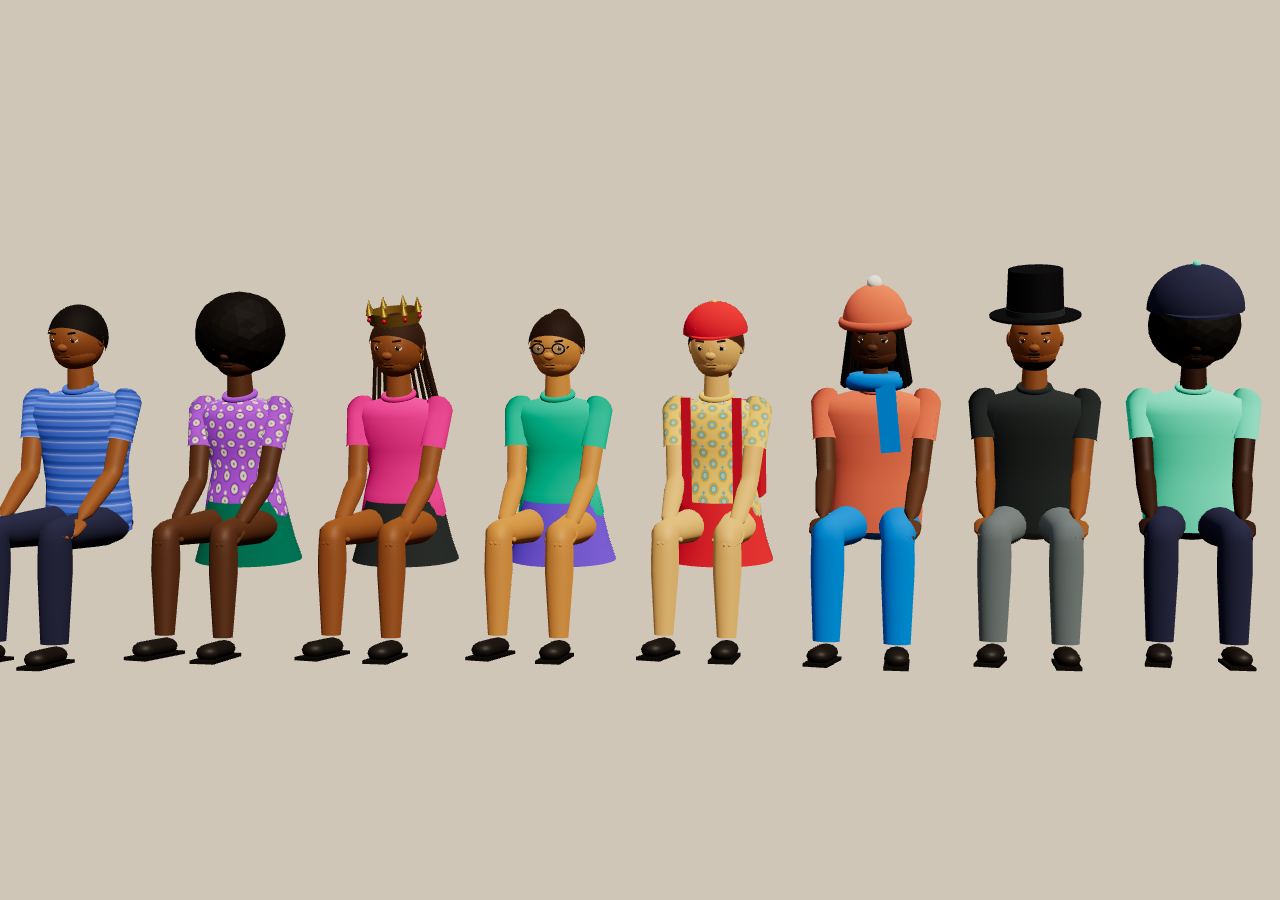
<file: tools/people.html>
<!doctype html>
<html lang="en">
<head>
<meta charset="utf-8">
<meta name="viewport" content="width=device-width, initial-scale=1">
<title>Ayo — characters</title>
<style>html,body{margin:0;height:100%;background:#cfc6b8;overflow:hidden}canvas{display:block}</style>
<script type="importmap">{ "imports": { "three": "../vendor/three.module.min.js" } }</script>
</head>
<body>
<!-- Dev page: seated characters in every hair, hat and accessory, plus a close-up of a hand.
     ?pose=reach|cheer, ?view=back|close -->
<script type="module">
import * as THREE from 'three';
import { buildCharacter } from '../src/character.js';

const q = new URLSearchParams(location.search);
const looks = [
  { body: 'male', hair: 'short', hat: 'none', accessory: 'none', primaryColor: '#4b7bec', secondaryColor: '#2b2f4a', skinColor: '#8d5524', hairColor: '#17120f' },
  { body: 'female', hair: 'afro', hat: 'none', accessory: 'earrings', primaryColor: '#a55eea', secondaryColor: '#0c6e5a', skinColor: '#5c3a21', hairColor: '#17120f' },
  { body: 'female', hair: 'braids', hat: 'crown', accessory: 'earrings', primaryColor: '#e84393', secondaryColor: '#2d3436', skinColor: '#8d5524', hairColor: '#3b2314' },
  { body: 'female', hair: 'bun', hat: 'none', accessory: 'glasses', primaryColor: '#00b894', secondaryColor: '#6c5ce7', skinColor: '#c68642', hairColor: '#2d1b10' },
  { body: 'female', hair: 'ponytail', hat: 'cap', accessory: 'backpack', primaryColor: '#fdcb6e', secondaryColor: '#d63031', skinColor: '#e0ac69', hairColor: '#4a2c17' },
  { body: 'male', hair: 'dreads', hat: 'beanie', accessory: 'scarf', primaryColor: '#e17055', secondaryColor: '#0984e3', skinColor: '#5c3a21', hairColor: '#0f0b08' },
  { body: 'male', hair: 'bald', hat: 'tophat', accessory: 'beard', primaryColor: '#2d3436', secondaryColor: '#636e72', skinColor: '#8d5524', hairColor: '#17120f' },
  { body: 'male', hair: 'afro', hat: 'cap', accessory: 'glasses', primaryColor: '#55efc4', secondaryColor: '#2b2f4a', skinColor: '#3d2314', hairColor: '#17120f' },
];

const renderer = new THREE.WebGLRenderer({ antialias: true, preserveDrawingBuffer: true });
renderer.setPixelRatio(devicePixelRatio);
renderer.setSize(innerWidth, innerHeight);
renderer.toneMapping = THREE.ACESFilmicToneMapping;
renderer.shadowMap.enabled = true;
document.body.append(renderer.domElement);
const scene = new THREE.Scene();
scene.background = new THREE.Color('#cfc6b8');
scene.add(new THREE.HemisphereLight('#ffffff', '#806a55', 1.4));
const sun = new THREE.DirectionalLight('#fff2df', 2.6);
sun.position.set(2, 4, 4);
scene.add(sun);

const people = looks.map((look, i) => {
  const c = buildCharacter(look);
  c.root.position.x = (i - (looks.length - 1) / 2) * 0.62;
  c.root.rotation.y = q.get('view') === 'back' ? Math.PI : -0.25;
  scene.add(c.root);
  return c;
});
const p = q.get('pose');
const pose = { reach: p === 'reach' ? 1 : 0, cheer: p === 'cheer' ? 1 : 0, reachToX: 0.0, grip: p === 'reach' ? 0.8 : 0,
  seated: p !== 'stand' && p !== 'walk', walk: p === 'walk' ? 1.4 : 0 };
for (let i = 0; i < 70; i++) people.forEach((c, n) => c.animate(1 / 30 + (p === 'walk' ? n * 0.004 : 0), { ...pose, time: i / 30 }));

const camera = new THREE.PerspectiveCamera(30, innerWidth / innerHeight, 0.02, 50);
if (q.get('view') === 'close') {
  // close-up of the second character's hands and face
  const target = people[1].head.getWorldPosition(new THREE.Vector3());
  camera.position.set(target.x - 0.2, target.y - 0.15, target.z + 1.3);
  camera.lookAt(target.x, target.y - 0.4, target.z);
} else {
  camera.position.set(0, 1.1, 6.6);
  camera.lookAt(0, 0.75, 0);
}
renderer.render(scene, camera);
</script>
</body>
</html>
</file>
